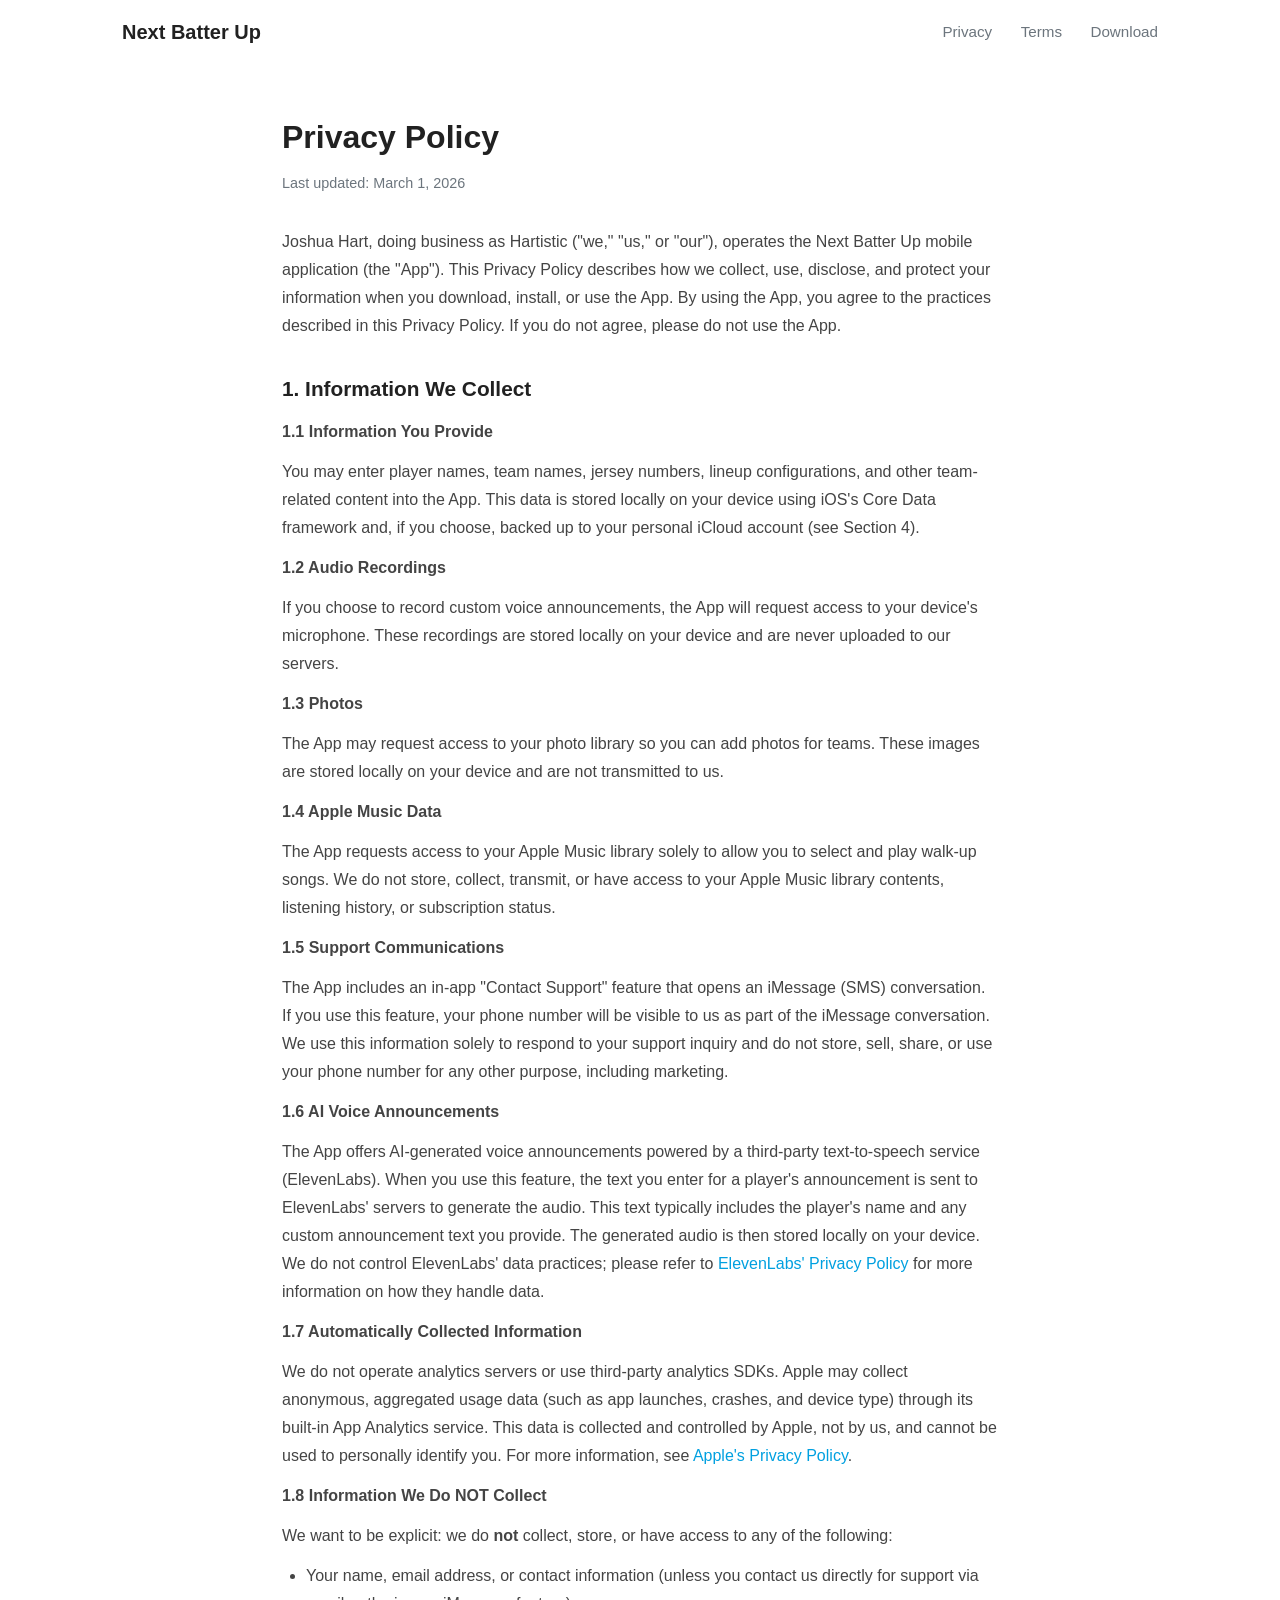
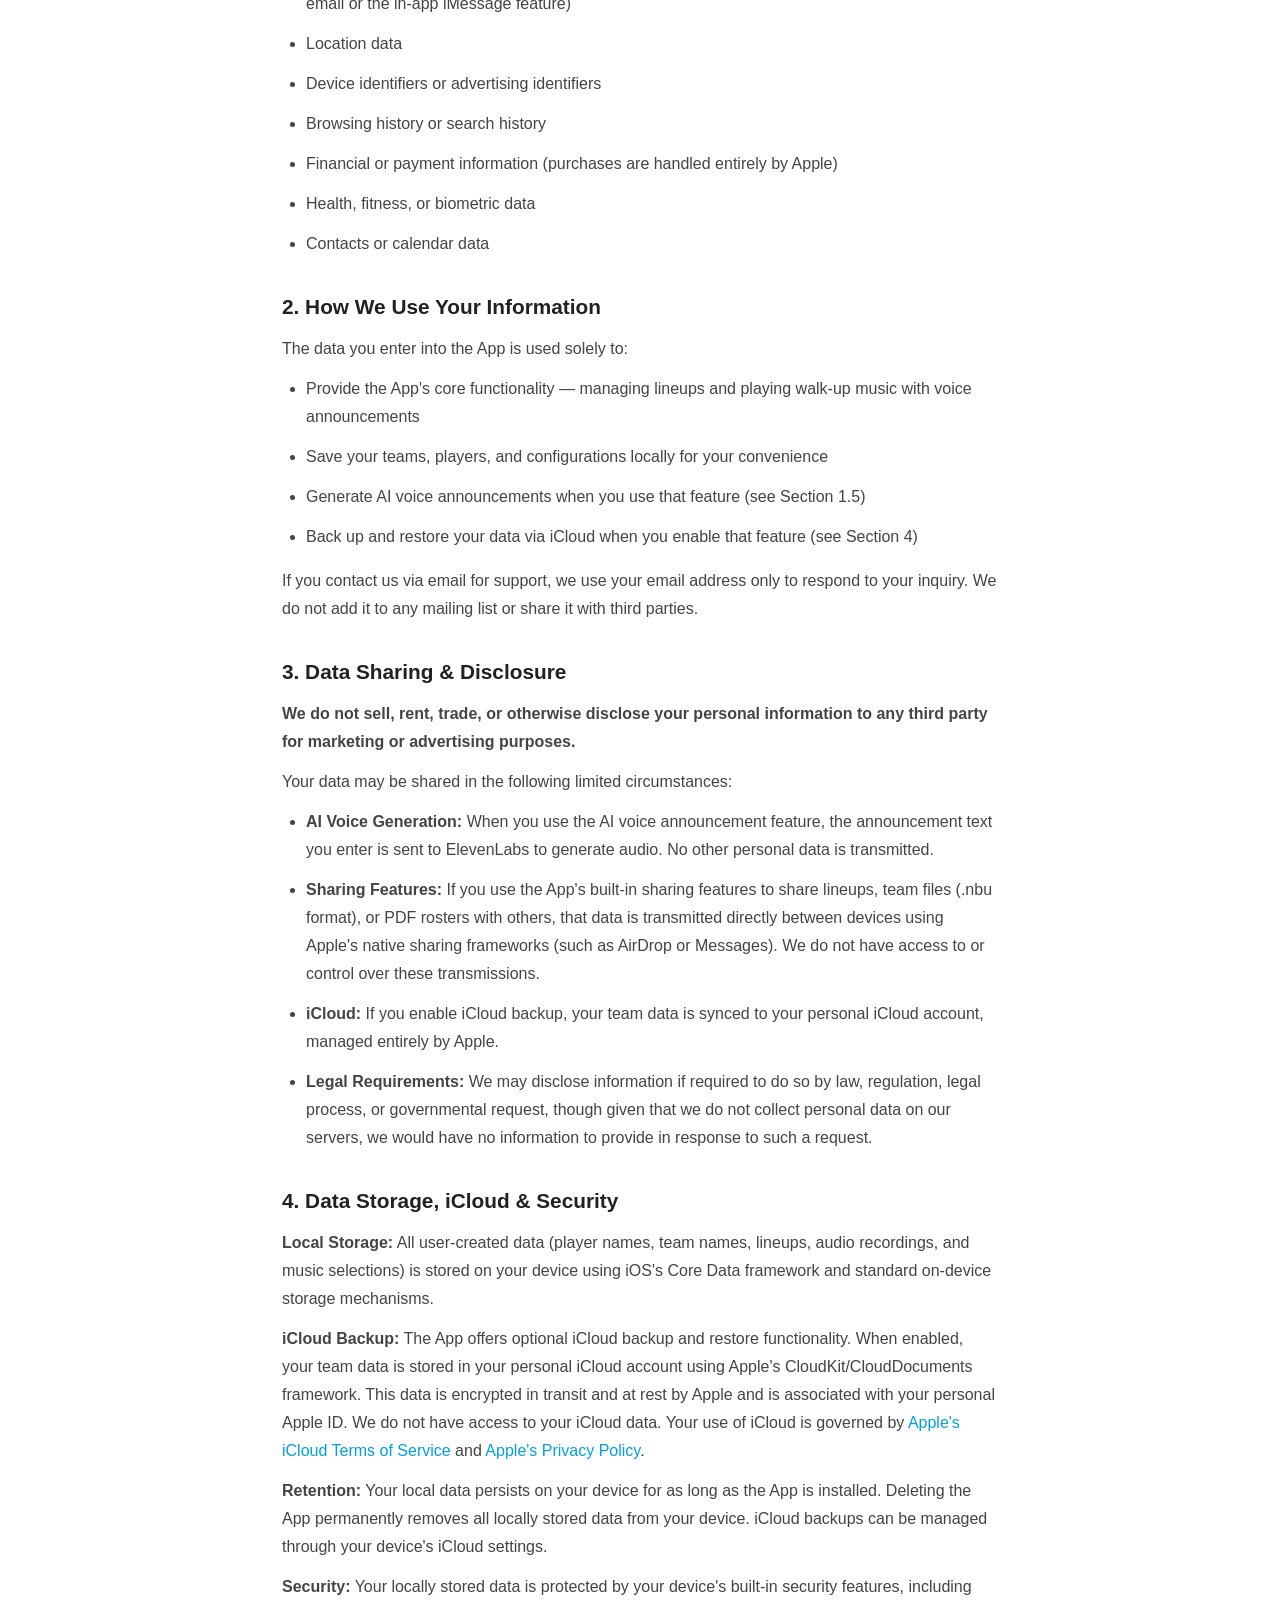
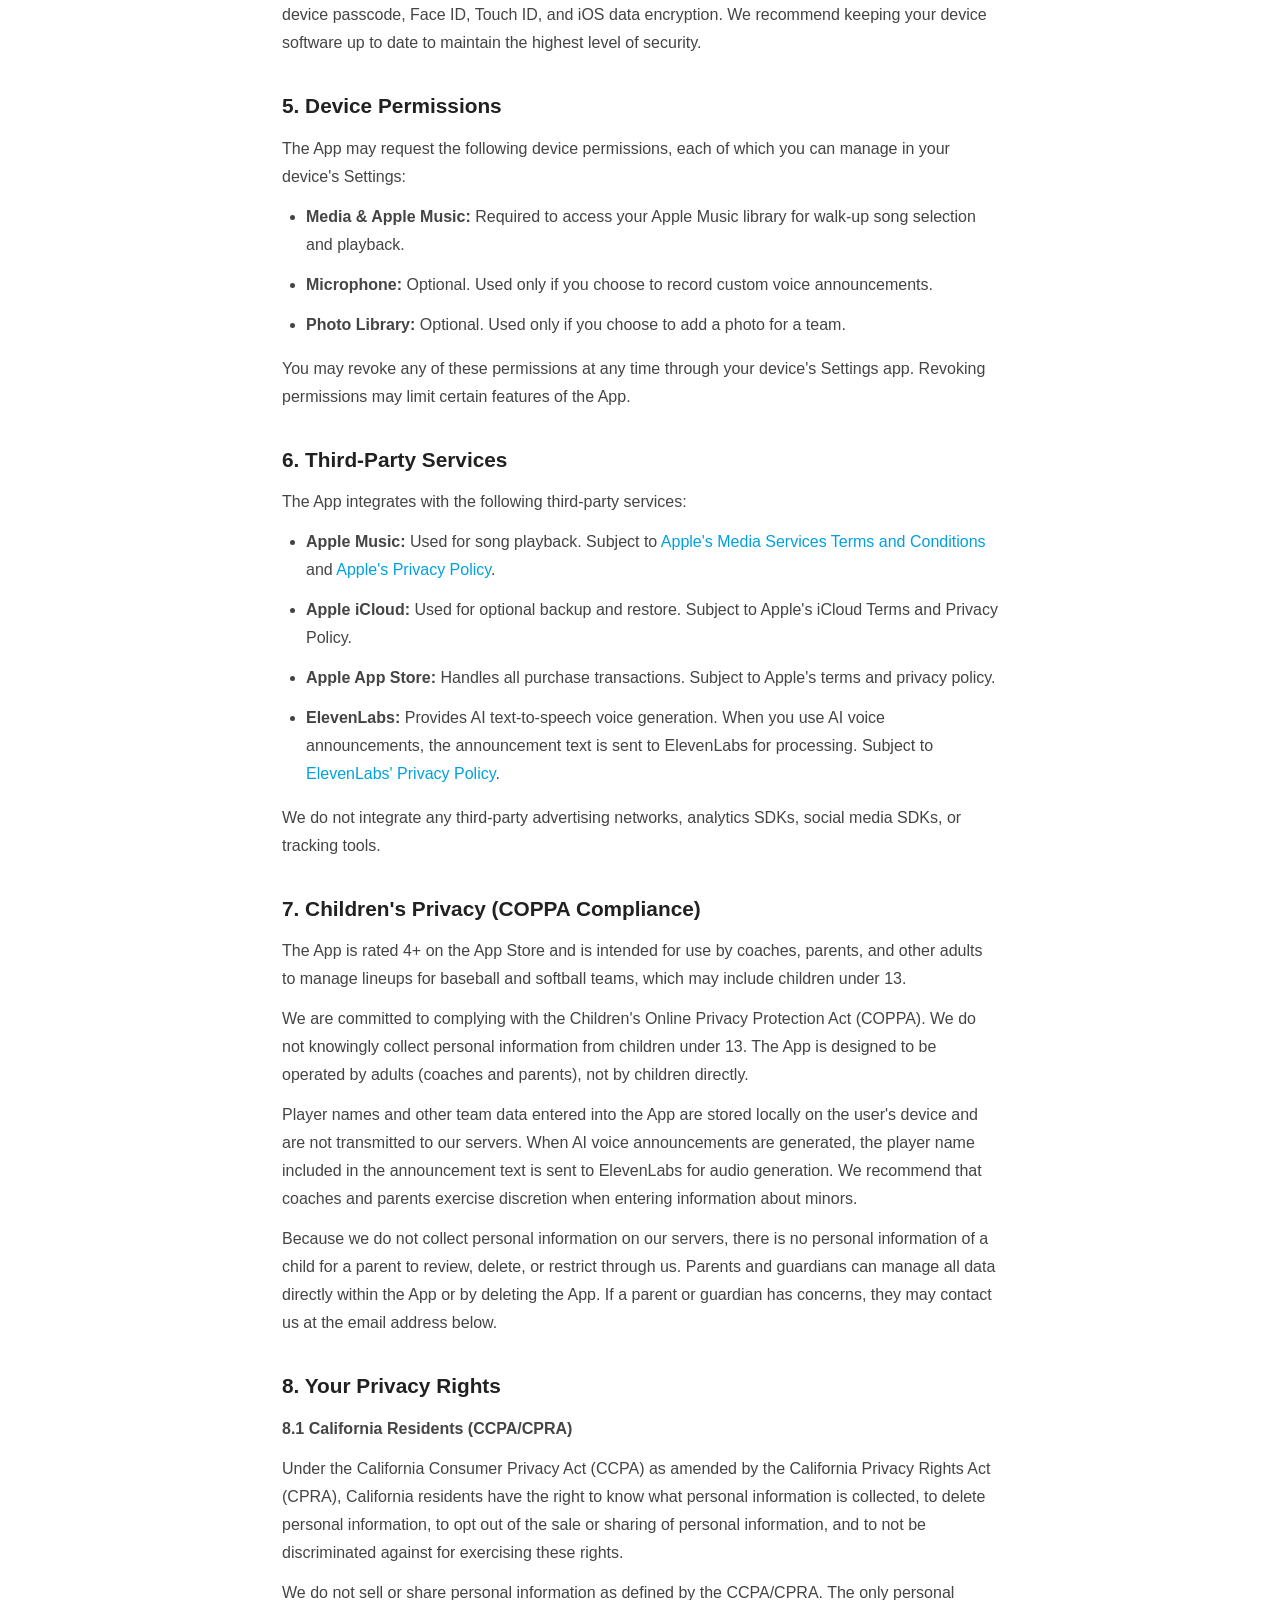
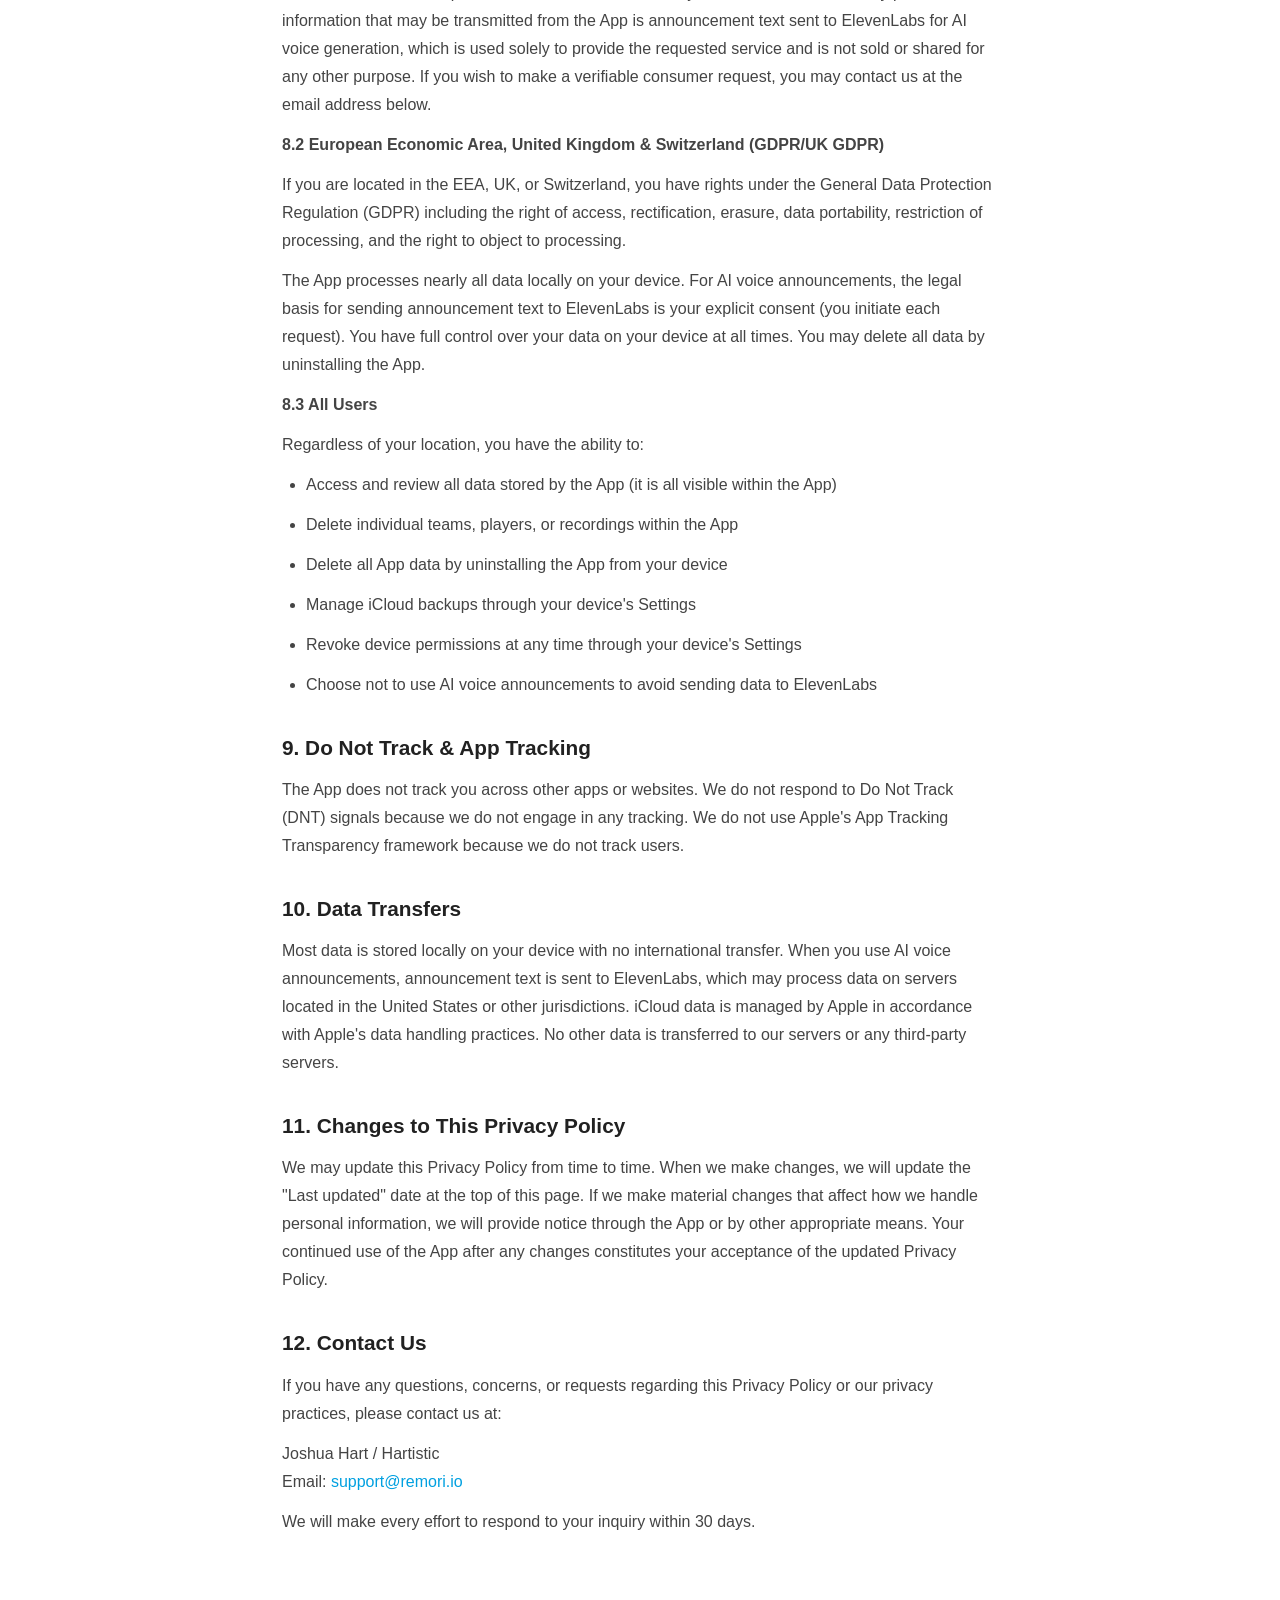
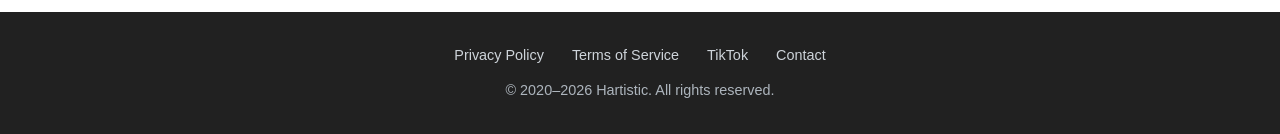
<file: privacy.html>
<!DOCTYPE html>
<html lang="en">
<head>
  <meta charset="UTF-8">
  <meta name="viewport" content="width=device-width, initial-scale=1.0">
  <title>Privacy Policy — Next Batter Up</title>
  <meta name="description" content="Privacy Policy for the Next Batter Up iOS app.">
  <link rel="stylesheet" href="style.css">
  <link rel="apple-touch-icon" href="app-icon.png">
  <link rel="icon" type="image/png" href="app-icon.png">
</head>
<body>

  <nav>
    <a class="logo" href="index.html">Next Batter Up</a>
    <div class="nav-links">
      <a href="privacy.html">Privacy</a>
      <a href="terms.html">Terms</a>
      <a href="https://apps.apple.com/us/app/next-batter-up-walk-up-music/id1524179572">Download</a>
    </div>
  </nav>

  <div class="legal">
    <h1>Privacy Policy</h1>
    <p class="updated">Last updated: March 1, 2026</p>

    <p>Joshua Hart, doing business as Hartistic ("we," "us," or "our"), operates the Next Batter Up mobile application (the "App"). This Privacy Policy describes how we collect, use, disclose, and protect your information when you download, install, or use the App. By using the App, you agree to the practices described in this Privacy Policy. If you do not agree, please do not use the App.</p>

    <h2>1. Information We Collect</h2>

    <p><strong>1.1 Information You Provide</strong></p>
    <p>You may enter player names, team names, jersey numbers, lineup configurations, and other team-related content into the App. This data is stored locally on your device using iOS's Core Data framework and, if you choose, backed up to your personal iCloud account (see Section 4).</p>

    <p><strong>1.2 Audio Recordings</strong></p>
    <p>If you choose to record custom voice announcements, the App will request access to your device's microphone. These recordings are stored locally on your device and are never uploaded to our servers.</p>

    <p><strong>1.3 Photos</strong></p>
    <p>The App may request access to your photo library so you can add photos for teams. These images are stored locally on your device and are not transmitted to us.</p>

    <p><strong>1.4 Apple Music Data</strong></p>
    <p>The App requests access to your Apple Music library solely to allow you to select and play walk-up songs. We do not store, collect, transmit, or have access to your Apple Music library contents, listening history, or subscription status.</p>

    <p><strong>1.5 Support Communications</strong></p>
    <p>The App includes an in-app "Contact Support" feature that opens an iMessage (SMS) conversation. If you use this feature, your phone number will be visible to us as part of the iMessage conversation. We use this information solely to respond to your support inquiry and do not store, sell, share, or use your phone number for any other purpose, including marketing.</p>

    <p><strong>1.6 AI Voice Announcements</strong></p>
    <p>The App offers AI-generated voice announcements powered by a third-party text-to-speech service (ElevenLabs). When you use this feature, the text you enter for a player's announcement is sent to ElevenLabs' servers to generate the audio. This text typically includes the player's name and any custom announcement text you provide. The generated audio is then stored locally on your device. We do not control ElevenLabs' data practices; please refer to <a href="https://elevenlabs.io/privacy-policy" target="_blank" rel="noopener">ElevenLabs' Privacy Policy</a> for more information on how they handle data.</p>

    <p><strong>1.7 Automatically Collected Information</strong></p>
    <p>We do not operate analytics servers or use third-party analytics SDKs. Apple may collect anonymous, aggregated usage data (such as app launches, crashes, and device type) through its built-in App Analytics service. This data is collected and controlled by Apple, not by us, and cannot be used to personally identify you. For more information, see <a href="https://www.apple.com/legal/privacy/" target="_blank" rel="noopener">Apple's Privacy Policy</a>.</p>

    <p><strong>1.8 Information We Do NOT Collect</strong></p>
    <p>We want to be explicit: we do <strong>not</strong> collect, store, or have access to any of the following:</p>
    <ul>
      <li>Your name, email address, or contact information (unless you contact us directly for support via email or the in-app iMessage feature)</li>
      <li>Location data</li>
      <li>Device identifiers or advertising identifiers</li>
      <li>Browsing history or search history</li>
      <li>Financial or payment information (purchases are handled entirely by Apple)</li>
      <li>Health, fitness, or biometric data</li>
      <li>Contacts or calendar data</li>
    </ul>

    <h2>2. How We Use Your Information</h2>
    <p>The data you enter into the App is used solely to:</p>
    <ul>
      <li>Provide the App's core functionality — managing lineups and playing walk-up music with voice announcements</li>
      <li>Save your teams, players, and configurations locally for your convenience</li>
      <li>Generate AI voice announcements when you use that feature (see Section 1.5)</li>
      <li>Back up and restore your data via iCloud when you enable that feature (see Section 4)</li>
    </ul>
    <p>If you contact us via email for support, we use your email address only to respond to your inquiry. We do not add it to any mailing list or share it with third parties.</p>

    <h2>3. Data Sharing &amp; Disclosure</h2>
    <p><strong>We do not sell, rent, trade, or otherwise disclose your personal information to any third party for marketing or advertising purposes.</strong></p>
    <p>Your data may be shared in the following limited circumstances:</p>
    <ul>
      <li><strong>AI Voice Generation:</strong> When you use the AI voice announcement feature, the announcement text you enter is sent to ElevenLabs to generate audio. No other personal data is transmitted.</li>
      <li><strong>Sharing Features:</strong> If you use the App's built-in sharing features to share lineups, team files (.nbu format), or PDF rosters with others, that data is transmitted directly between devices using Apple's native sharing frameworks (such as AirDrop or Messages). We do not have access to or control over these transmissions.</li>
      <li><strong>iCloud:</strong> If you enable iCloud backup, your team data is synced to your personal iCloud account, managed entirely by Apple.</li>
      <li><strong>Legal Requirements:</strong> We may disclose information if required to do so by law, regulation, legal process, or governmental request, though given that we do not collect personal data on our servers, we would have no information to provide in response to such a request.</li>
    </ul>

    <h2>4. Data Storage, iCloud &amp; Security</h2>
    <p><strong>Local Storage:</strong> All user-created data (player names, team names, lineups, audio recordings, and music selections) is stored on your device using iOS's Core Data framework and standard on-device storage mechanisms.</p>
    <p><strong>iCloud Backup:</strong> The App offers optional iCloud backup and restore functionality. When enabled, your team data is stored in your personal iCloud account using Apple's CloudKit/CloudDocuments framework. This data is encrypted in transit and at rest by Apple and is associated with your personal Apple ID. We do not have access to your iCloud data. Your use of iCloud is governed by <a href="https://www.apple.com/legal/internet-services/icloud/" target="_blank" rel="noopener">Apple's iCloud Terms of Service</a> and <a href="https://www.apple.com/legal/privacy/" target="_blank" rel="noopener">Apple's Privacy Policy</a>.</p>
    <p><strong>Retention:</strong> Your local data persists on your device for as long as the App is installed. Deleting the App permanently removes all locally stored data from your device. iCloud backups can be managed through your device's iCloud settings.</p>
    <p><strong>Security:</strong> Your locally stored data is protected by your device's built-in security features, including device passcode, Face ID, Touch ID, and iOS data encryption. We recommend keeping your device software up to date to maintain the highest level of security.</p>

    <h2>5. Device Permissions</h2>
    <p>The App may request the following device permissions, each of which you can manage in your device's Settings:</p>
    <ul>
      <li><strong>Media &amp; Apple Music:</strong> Required to access your Apple Music library for walk-up song selection and playback.</li>
      <li><strong>Microphone:</strong> Optional. Used only if you choose to record custom voice announcements.</li>
      <li><strong>Photo Library:</strong> Optional. Used only if you choose to add a photo for a team.</li>
    </ul>
    <p>You may revoke any of these permissions at any time through your device's Settings app. Revoking permissions may limit certain features of the App.</p>

    <h2>6. Third-Party Services</h2>
    <p>The App integrates with the following third-party services:</p>
    <ul>
      <li><strong>Apple Music:</strong> Used for song playback. Subject to <a href="https://www.apple.com/legal/internet-services/itunes/" target="_blank" rel="noopener">Apple's Media Services Terms and Conditions</a> and <a href="https://www.apple.com/legal/privacy/" target="_blank" rel="noopener">Apple's Privacy Policy</a>.</li>
      <li><strong>Apple iCloud:</strong> Used for optional backup and restore. Subject to Apple's iCloud Terms and Privacy Policy.</li>
      <li><strong>Apple App Store:</strong> Handles all purchase transactions. Subject to Apple's terms and privacy policy.</li>
      <li><strong>ElevenLabs:</strong> Provides AI text-to-speech voice generation. When you use AI voice announcements, the announcement text is sent to ElevenLabs for processing. Subject to <a href="https://elevenlabs.io/privacy-policy" target="_blank" rel="noopener">ElevenLabs' Privacy Policy</a>.</li>
    </ul>
    <p>We do not integrate any third-party advertising networks, analytics SDKs, social media SDKs, or tracking tools.</p>

    <h2>7. Children's Privacy (COPPA Compliance)</h2>
    <p>The App is rated 4+ on the App Store and is intended for use by coaches, parents, and other adults to manage lineups for baseball and softball teams, which may include children under 13.</p>
    <p>We are committed to complying with the Children's Online Privacy Protection Act (COPPA). We do not knowingly collect personal information from children under 13. The App is designed to be operated by adults (coaches and parents), not by children directly.</p>
    <p>Player names and other team data entered into the App are stored locally on the user's device and are not transmitted to our servers. When AI voice announcements are generated, the player name included in the announcement text is sent to ElevenLabs for audio generation. We recommend that coaches and parents exercise discretion when entering information about minors.</p>
    <p>Because we do not collect personal information on our servers, there is no personal information of a child for a parent to review, delete, or restrict through us. Parents and guardians can manage all data directly within the App or by deleting the App. If a parent or guardian has concerns, they may contact us at the email address below.</p>

    <h2>8. Your Privacy Rights</h2>

    <p><strong>8.1 California Residents (CCPA/CPRA)</strong></p>
    <p>Under the California Consumer Privacy Act (CCPA) as amended by the California Privacy Rights Act (CPRA), California residents have the right to know what personal information is collected, to delete personal information, to opt out of the sale or sharing of personal information, and to not be discriminated against for exercising these rights.</p>
    <p>We do not sell or share personal information as defined by the CCPA/CPRA. The only personal information that may be transmitted from the App is announcement text sent to ElevenLabs for AI voice generation, which is used solely to provide the requested service and is not sold or shared for any other purpose. If you wish to make a verifiable consumer request, you may contact us at the email address below.</p>

    <p><strong>8.2 European Economic Area, United Kingdom &amp; Switzerland (GDPR/UK GDPR)</strong></p>
    <p>If you are located in the EEA, UK, or Switzerland, you have rights under the General Data Protection Regulation (GDPR) including the right of access, rectification, erasure, data portability, restriction of processing, and the right to object to processing.</p>
    <p>The App processes nearly all data locally on your device. For AI voice announcements, the legal basis for sending announcement text to ElevenLabs is your explicit consent (you initiate each request). You have full control over your data on your device at all times. You may delete all data by uninstalling the App.</p>

    <p><strong>8.3 All Users</strong></p>
    <p>Regardless of your location, you have the ability to:</p>
    <ul>
      <li>Access and review all data stored by the App (it is all visible within the App)</li>
      <li>Delete individual teams, players, or recordings within the App</li>
      <li>Delete all App data by uninstalling the App from your device</li>
      <li>Manage iCloud backups through your device's Settings</li>
      <li>Revoke device permissions at any time through your device's Settings</li>
      <li>Choose not to use AI voice announcements to avoid sending data to ElevenLabs</li>
    </ul>

    <h2>9. Do Not Track &amp; App Tracking</h2>
    <p>The App does not track you across other apps or websites. We do not respond to Do Not Track (DNT) signals because we do not engage in any tracking. We do not use Apple's App Tracking Transparency framework because we do not track users.</p>

    <h2>10. Data Transfers</h2>
    <p>Most data is stored locally on your device with no international transfer. When you use AI voice announcements, announcement text is sent to ElevenLabs, which may process data on servers located in the United States or other jurisdictions. iCloud data is managed by Apple in accordance with Apple's data handling practices. No other data is transferred to our servers or any third-party servers.</p>

    <h2>11. Changes to This Privacy Policy</h2>
    <p>We may update this Privacy Policy from time to time. When we make changes, we will update the "Last updated" date at the top of this page. If we make material changes that affect how we handle personal information, we will provide notice through the App or by other appropriate means. Your continued use of the App after any changes constitutes your acceptance of the updated Privacy Policy.</p>

    <h2>12. Contact Us</h2>
    <p>If you have any questions, concerns, or requests regarding this Privacy Policy or our privacy practices, please contact us at:</p>
    <p>
      Joshua Hart / Hartistic<br>
      Email: <a href="mailto:support@remori.io">support@remori.io</a>
    </p>
    <p>We will make every effort to respond to your inquiry within 30 days.</p>
  </div>

  <footer>
    <div class="footer-links">
      <a href="privacy.html">Privacy Policy</a>
      <a href="terms.html">Terms of Service</a>
      <a href="https://www.tiktok.com/@nextbatterupapp/" target="_blank" rel="noopener">TikTok</a>
      <a href="mailto:support@remori.io">Contact</a>
    </div>
    <p>&copy; 2020–2026 Hartistic. All rights reserved.</p>
  </footer>

</body>
</html>
</file>
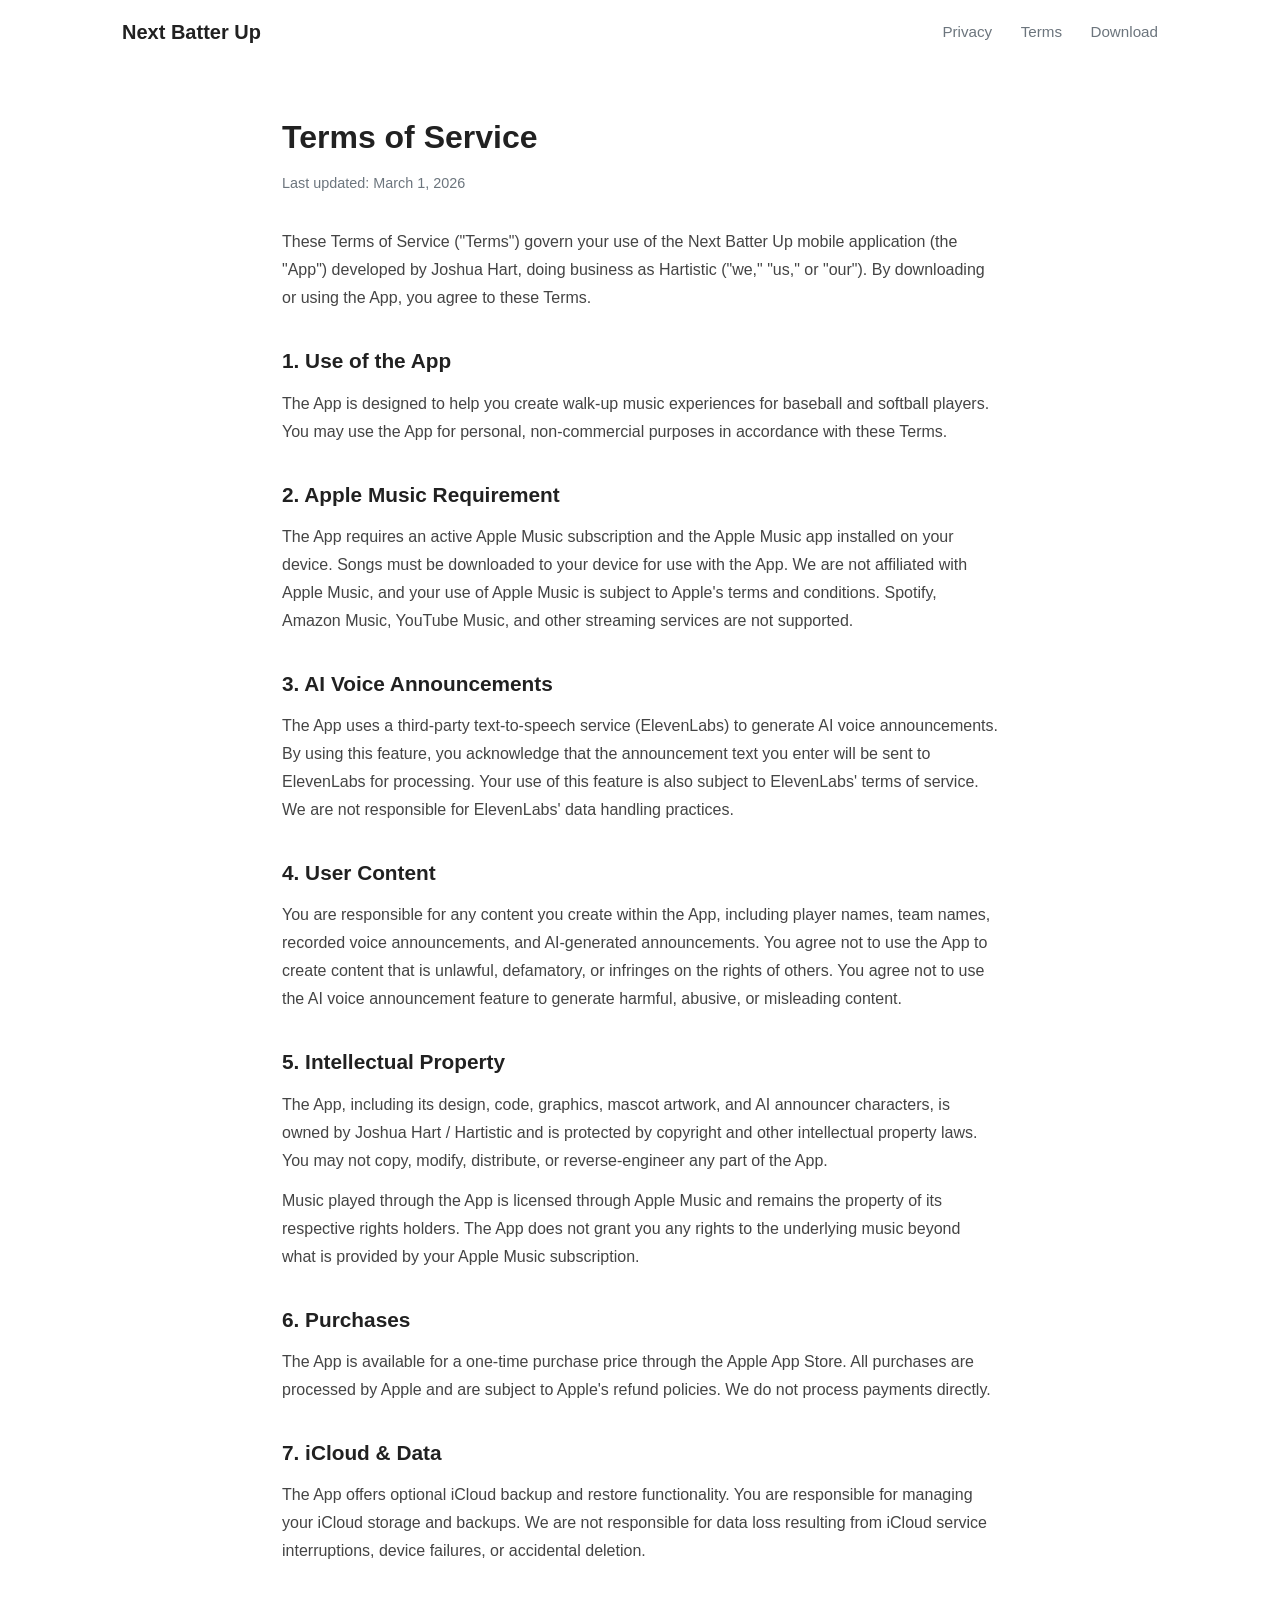
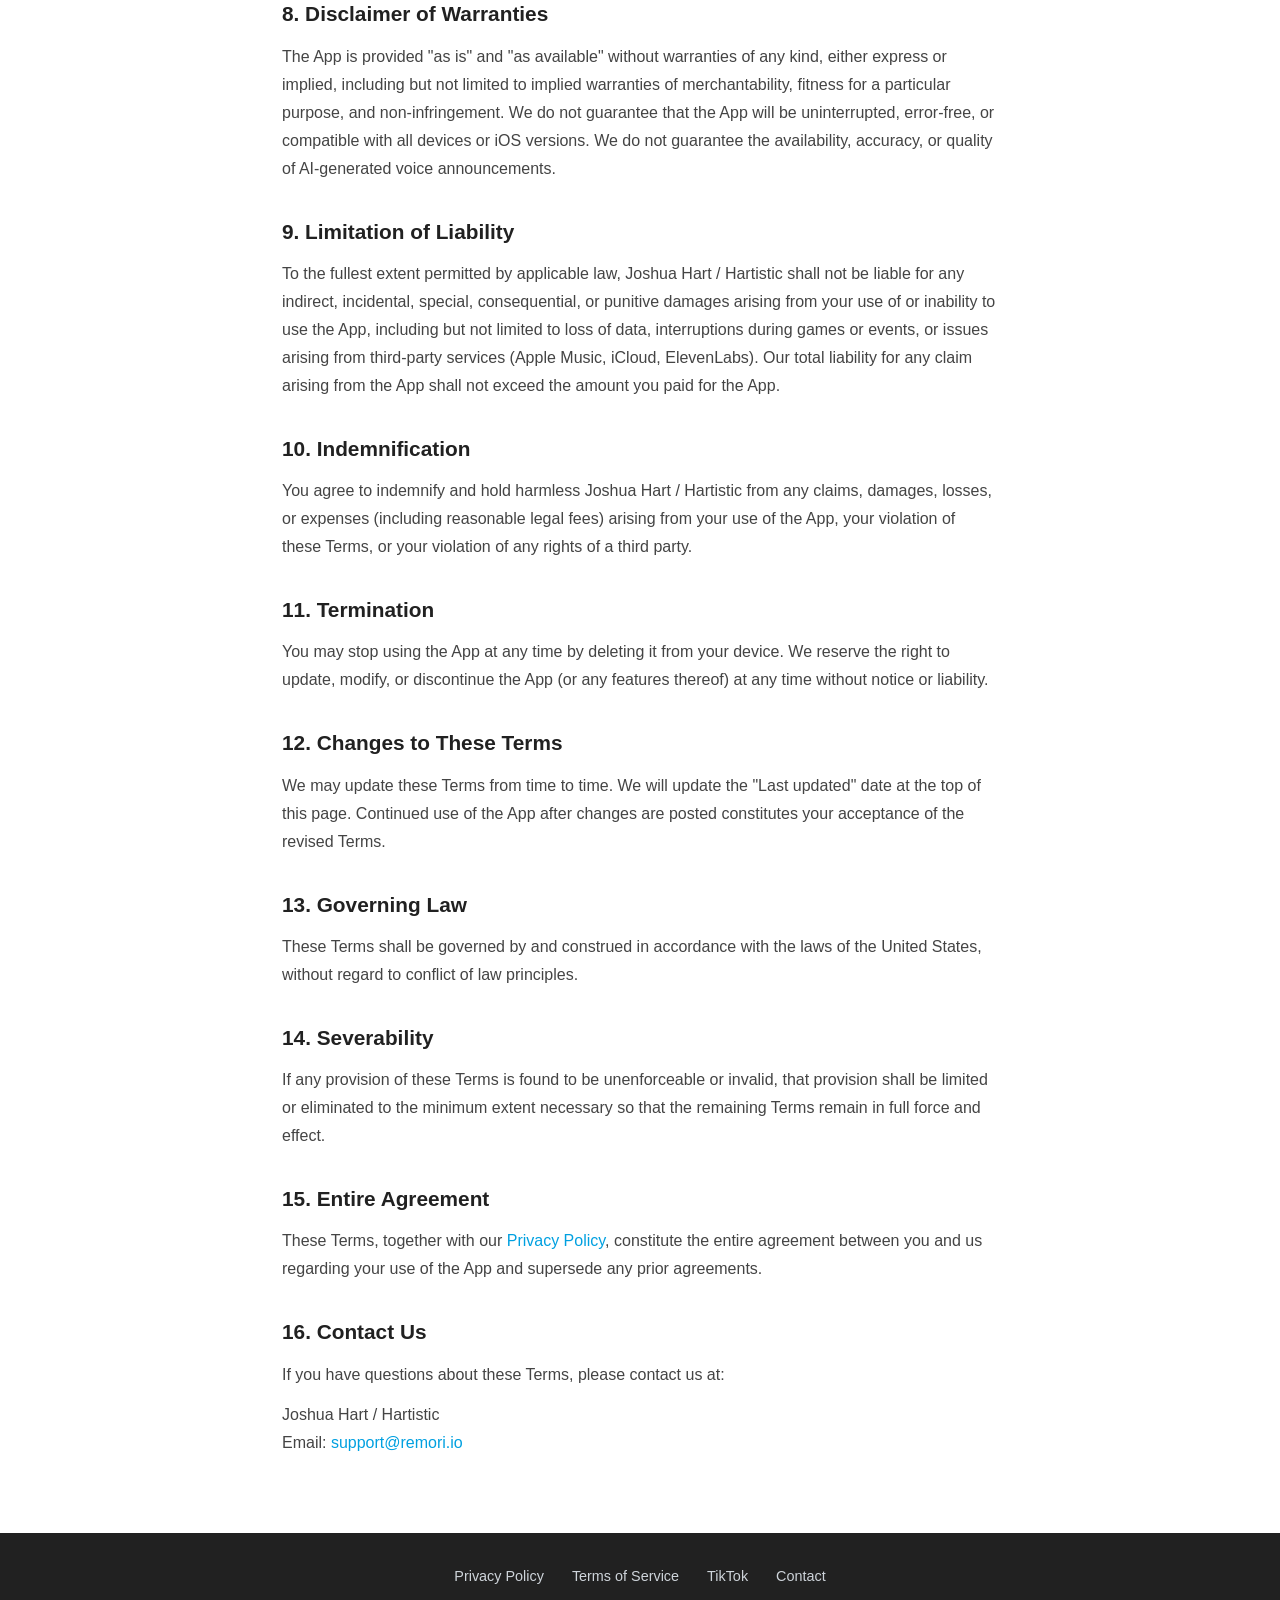
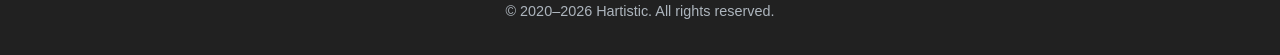
<file: terms.html>
<!DOCTYPE html>
<html lang="en">
<head>
  <meta charset="UTF-8">
  <meta name="viewport" content="width=device-width, initial-scale=1.0">
  <title>Terms of Service — Next Batter Up</title>
  <meta name="description" content="Terms of Service for the Next Batter Up iOS app.">
  <link rel="stylesheet" href="style.css">
  <link rel="apple-touch-icon" href="app-icon.png">
  <link rel="icon" type="image/png" href="app-icon.png">
</head>
<body>

  <nav>
    <a class="logo" href="index.html">Next Batter Up</a>
    <div class="nav-links">
      <a href="privacy.html">Privacy</a>
      <a href="terms.html">Terms</a>
      <a href="https://apps.apple.com/us/app/next-batter-up-walk-up-music/id1524179572">Download</a>
    </div>
  </nav>

  <div class="legal">
    <h1>Terms of Service</h1>
    <p class="updated">Last updated: March 1, 2026</p>

    <p>These Terms of Service ("Terms") govern your use of the Next Batter Up mobile application (the "App") developed by Joshua Hart, doing business as Hartistic ("we," "us," or "our"). By downloading or using the App, you agree to these Terms.</p>

    <h2>1. Use of the App</h2>
    <p>The App is designed to help you create walk-up music experiences for baseball and softball players. You may use the App for personal, non-commercial purposes in accordance with these Terms.</p>

    <h2>2. Apple Music Requirement</h2>
    <p>The App requires an active Apple Music subscription and the Apple Music app installed on your device. Songs must be downloaded to your device for use with the App. We are not affiliated with Apple Music, and your use of Apple Music is subject to Apple's terms and conditions. Spotify, Amazon Music, YouTube Music, and other streaming services are not supported.</p>

    <h2>3. AI Voice Announcements</h2>
    <p>The App uses a third-party text-to-speech service (ElevenLabs) to generate AI voice announcements. By using this feature, you acknowledge that the announcement text you enter will be sent to ElevenLabs for processing. Your use of this feature is also subject to ElevenLabs' terms of service. We are not responsible for ElevenLabs' data handling practices.</p>

    <h2>4. User Content</h2>
    <p>You are responsible for any content you create within the App, including player names, team names, recorded voice announcements, and AI-generated announcements. You agree not to use the App to create content that is unlawful, defamatory, or infringes on the rights of others. You agree not to use the AI voice announcement feature to generate harmful, abusive, or misleading content.</p>

    <h2>5. Intellectual Property</h2>
    <p>The App, including its design, code, graphics, mascot artwork, and AI announcer characters, is owned by Joshua Hart / Hartistic and is protected by copyright and other intellectual property laws. You may not copy, modify, distribute, or reverse-engineer any part of the App.</p>
    <p>Music played through the App is licensed through Apple Music and remains the property of its respective rights holders. The App does not grant you any rights to the underlying music beyond what is provided by your Apple Music subscription.</p>

    <h2>6. Purchases</h2>
    <p>The App is available for a one-time purchase price through the Apple App Store. All purchases are processed by Apple and are subject to Apple's refund policies. We do not process payments directly.</p>

    <h2>7. iCloud &amp; Data</h2>
    <p>The App offers optional iCloud backup and restore functionality. You are responsible for managing your iCloud storage and backups. We are not responsible for data loss resulting from iCloud service interruptions, device failures, or accidental deletion.</p>

    <h2>8. Disclaimer of Warranties</h2>
    <p>The App is provided "as is" and "as available" without warranties of any kind, either express or implied, including but not limited to implied warranties of merchantability, fitness for a particular purpose, and non-infringement. We do not guarantee that the App will be uninterrupted, error-free, or compatible with all devices or iOS versions. We do not guarantee the availability, accuracy, or quality of AI-generated voice announcements.</p>

    <h2>9. Limitation of Liability</h2>
    <p>To the fullest extent permitted by applicable law, Joshua Hart / Hartistic shall not be liable for any indirect, incidental, special, consequential, or punitive damages arising from your use of or inability to use the App, including but not limited to loss of data, interruptions during games or events, or issues arising from third-party services (Apple Music, iCloud, ElevenLabs). Our total liability for any claim arising from the App shall not exceed the amount you paid for the App.</p>

    <h2>10. Indemnification</h2>
    <p>You agree to indemnify and hold harmless Joshua Hart / Hartistic from any claims, damages, losses, or expenses (including reasonable legal fees) arising from your use of the App, your violation of these Terms, or your violation of any rights of a third party.</p>

    <h2>11. Termination</h2>
    <p>You may stop using the App at any time by deleting it from your device. We reserve the right to update, modify, or discontinue the App (or any features thereof) at any time without notice or liability.</p>

    <h2>12. Changes to These Terms</h2>
    <p>We may update these Terms from time to time. We will update the "Last updated" date at the top of this page. Continued use of the App after changes are posted constitutes your acceptance of the revised Terms.</p>

    <h2>13. Governing Law</h2>
    <p>These Terms shall be governed by and construed in accordance with the laws of the United States, without regard to conflict of law principles.</p>

    <h2>14. Severability</h2>
    <p>If any provision of these Terms is found to be unenforceable or invalid, that provision shall be limited or eliminated to the minimum extent necessary so that the remaining Terms remain in full force and effect.</p>

    <h2>15. Entire Agreement</h2>
    <p>These Terms, together with our <a href="privacy.html">Privacy Policy</a>, constitute the entire agreement between you and us regarding your use of the App and supersede any prior agreements.</p>

    <h2>16. Contact Us</h2>
    <p>If you have questions about these Terms, please contact us at:</p>
    <p>
      Joshua Hart / Hartistic<br>
      Email: <a href="mailto:support@remori.io">support@remori.io</a>
    </p>
  </div>

  <footer>
    <div class="footer-links">
      <a href="privacy.html">Privacy Policy</a>
      <a href="terms.html">Terms of Service</a>
      <a href="https://www.tiktok.com/@nextbatterupapp/" target="_blank" rel="noopener">TikTok</a>
      <a href="mailto:support@remori.io">Contact</a>
    </div>
    <p>&copy; 2020–2026 Hartistic. All rights reserved.</p>
  </footer>

</body>
</html>
</file>
<file: style.css>
* {
  margin: 0;
  padding: 0;
  box-sizing: border-box;
}

:root {
  --primary: #00A0E0;
  --primary-dark: #0080B8;
  --accent: #FCD408;
  --green: #82F52B;
  --orange: #FFA500;
  --dark: #212121;
  --light: #f4f6f8;
  --gray: #6c757d;
  --white: #ffffff;
}

body {
  font-family: -apple-system, BlinkMacSystemFont, "Segoe UI", Roboto, Helvetica, Arial, sans-serif;
  color: var(--dark);
  line-height: 1.6;
  background: var(--white);
}

a {
  color: var(--primary);
  text-decoration: none;
}

a:hover {
  text-decoration: underline;
}

/* Navigation */
nav {
  display: flex;
  justify-content: space-between;
  align-items: center;
  padding: 1rem 2rem;
  max-width: 1100px;
  margin: 0 auto;
}

nav .logo {
  font-size: 1.25rem;
  font-weight: 700;
  color: var(--dark);
}

nav .nav-links a {
  margin-left: 1.5rem;
  color: var(--gray);
  font-size: 0.95rem;
  font-weight: 500;
}

nav .nav-links a:hover {
  color: var(--primary);
  text-decoration: none;
}

/* Hero */
.hero {
  display: flex;
  align-items: center;
  justify-content: center;
  gap: 4rem;
  max-width: 1100px;
  margin: 0 auto;
  padding: 4rem 2rem 3rem;
}

.hero-text {
  max-width: 520px;
}

.hero-text h1 {
  font-size: 2.75rem;
  font-weight: 800;
  line-height: 1.15;
  color: var(--dark);
  margin-bottom: 1rem;
}

.hero-text h1 span {
  color: var(--primary);
}

.hero-text p {
  font-size: 1.15rem;
  color: var(--gray);
  margin-bottom: 2rem;
  line-height: 1.7;
}

.app-store-badge {
  display: inline-block;
  transition: transform 0.2s;
}

.app-store-badge:hover {
  transform: scale(1.05);
}

.app-store-badge img {
  height: 54px;
}

.hero-image img {
  width: 260px;
  border-radius: 3rem;
  box-shadow: 0 20px 60px rgba(0, 0, 0, 0.18);
}

/* Features */
.features {
  background: var(--light);
  padding: 4rem 2rem;
}

.features-inner {
  max-width: 1100px;
  margin: 0 auto;
}

.features h2 {
  text-align: center;
  font-size: 2rem;
  font-weight: 700;
  color: var(--dark);
  margin-bottom: 2.5rem;
}

.features-grid {
  display: grid;
  grid-template-columns: repeat(auto-fit, minmax(280px, 1fr));
  gap: 1.5rem;
}

.feature-card {
  background: var(--white);
  padding: 1.75rem;
  border-radius: 1rem;
  box-shadow: 0 2px 12px rgba(0, 0, 0, 0.06);
  border-top: 3px solid var(--primary);
}

.feature-card .icon {
  font-size: 1.75rem;
  margin-bottom: 0.75rem;
}

.feature-card h3 {
  font-size: 1.1rem;
  font-weight: 600;
  color: var(--dark);
  margin-bottom: 0.5rem;
}

.feature-card p {
  font-size: 0.95rem;
  color: var(--gray);
  line-height: 1.6;
}

/* CTA */
.cta {
  text-align: center;
  padding: 4rem 2rem;
  max-width: 600px;
  margin: 0 auto;
}

.cta h2 {
  font-size: 2rem;
  font-weight: 700;
  color: var(--dark);
  margin-bottom: 1rem;
}

.cta p {
  color: var(--gray);
  margin-bottom: 2rem;
  font-size: 1.05rem;
}

/* Footer */
footer {
  background: var(--dark);
  color: #adb5bd;
  padding: 2rem;
  text-align: center;
  font-size: 0.9rem;
}

footer a {
  color: #ced4da;
  margin: 0 0.75rem;
}

footer a:hover {
  color: var(--white);
}

footer .footer-links {
  margin-bottom: 0.75rem;
}

/* Legal pages */
.legal {
  max-width: 780px;
  margin: 0 auto;
  padding: 3rem 2rem 4rem;
}

.legal h1 {
  font-size: 2rem;
  font-weight: 700;
  color: var(--dark);
  margin-bottom: 0.5rem;
}

.legal .updated {
  color: var(--gray);
  font-size: 0.9rem;
  margin-bottom: 2rem;
}

.legal h2 {
  font-size: 1.3rem;
  font-weight: 600;
  color: var(--dark);
  margin-top: 2rem;
  margin-bottom: 0.75rem;
}

.legal p,
.legal li {
  color: #444;
  font-size: 1rem;
  line-height: 1.75;
  margin-bottom: 0.75rem;
}

.legal ul {
  padding-left: 1.5rem;
  margin-bottom: 1rem;
}

/* Responsive */
@media (max-width: 768px) {
  .hero {
    flex-direction: column-reverse;
    text-align: center;
    gap: 2rem;
    padding: 2rem 1.5rem;
  }

  .hero-text h1 {
    font-size: 2rem;
  }

  .hero-image img {
    width: 200px;
  }

  nav {
    flex-direction: column;
    gap: 0.75rem;
  }

  nav .nav-links a {
    margin-left: 1rem;
  }

  .features-grid {
    grid-template-columns: 1fr;
  }
}
</file>
